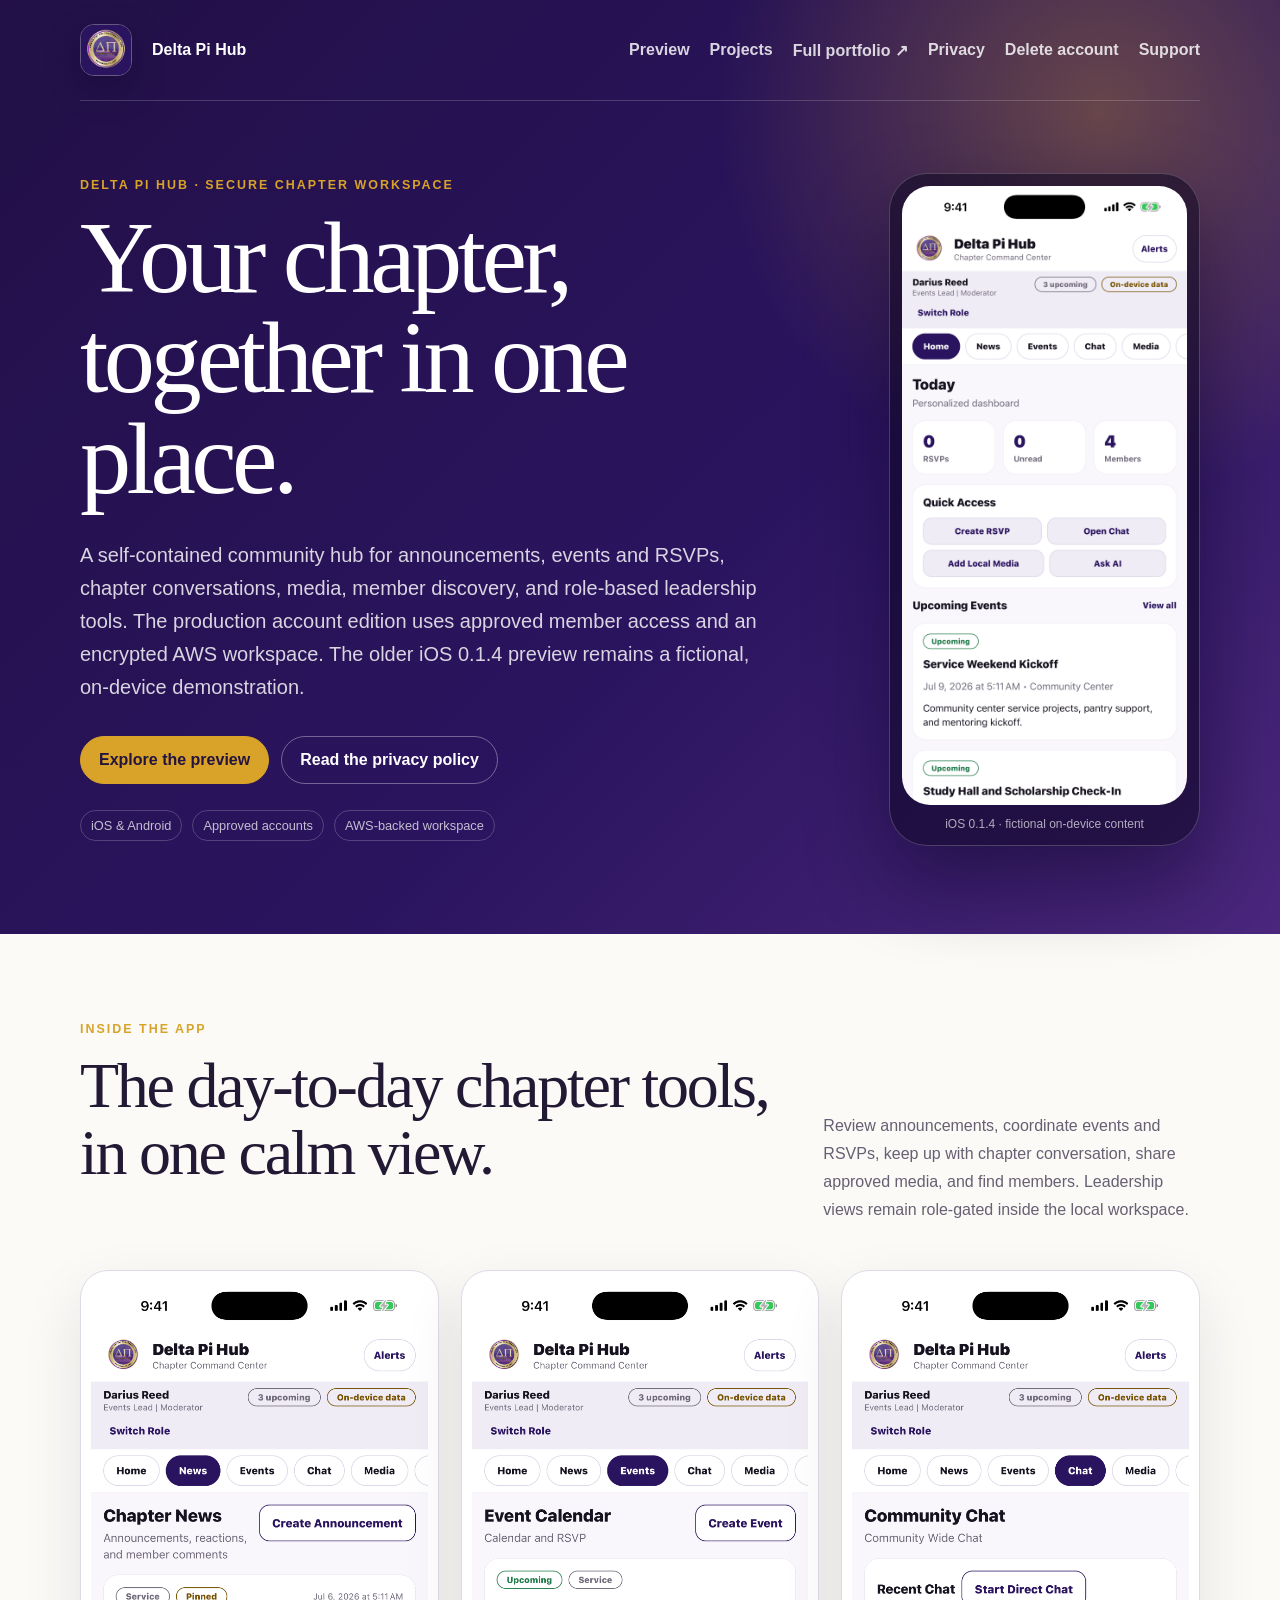
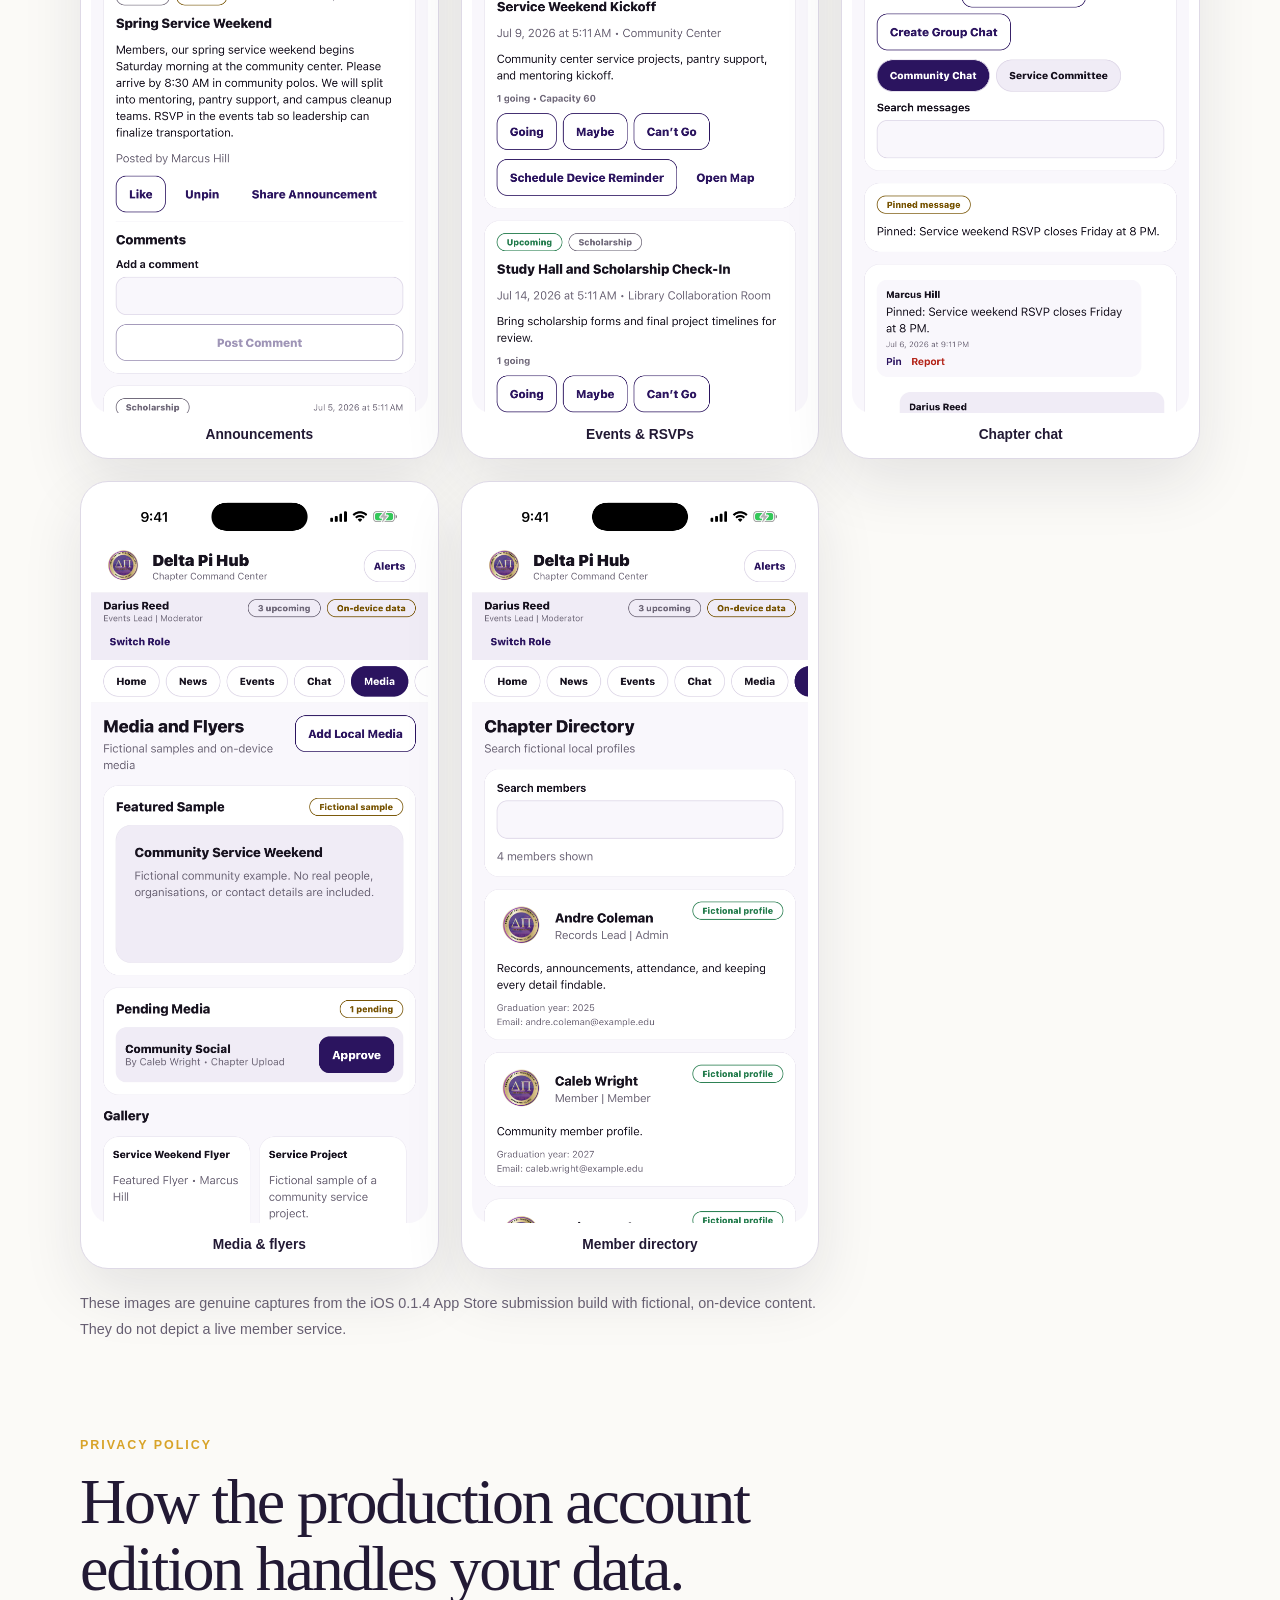
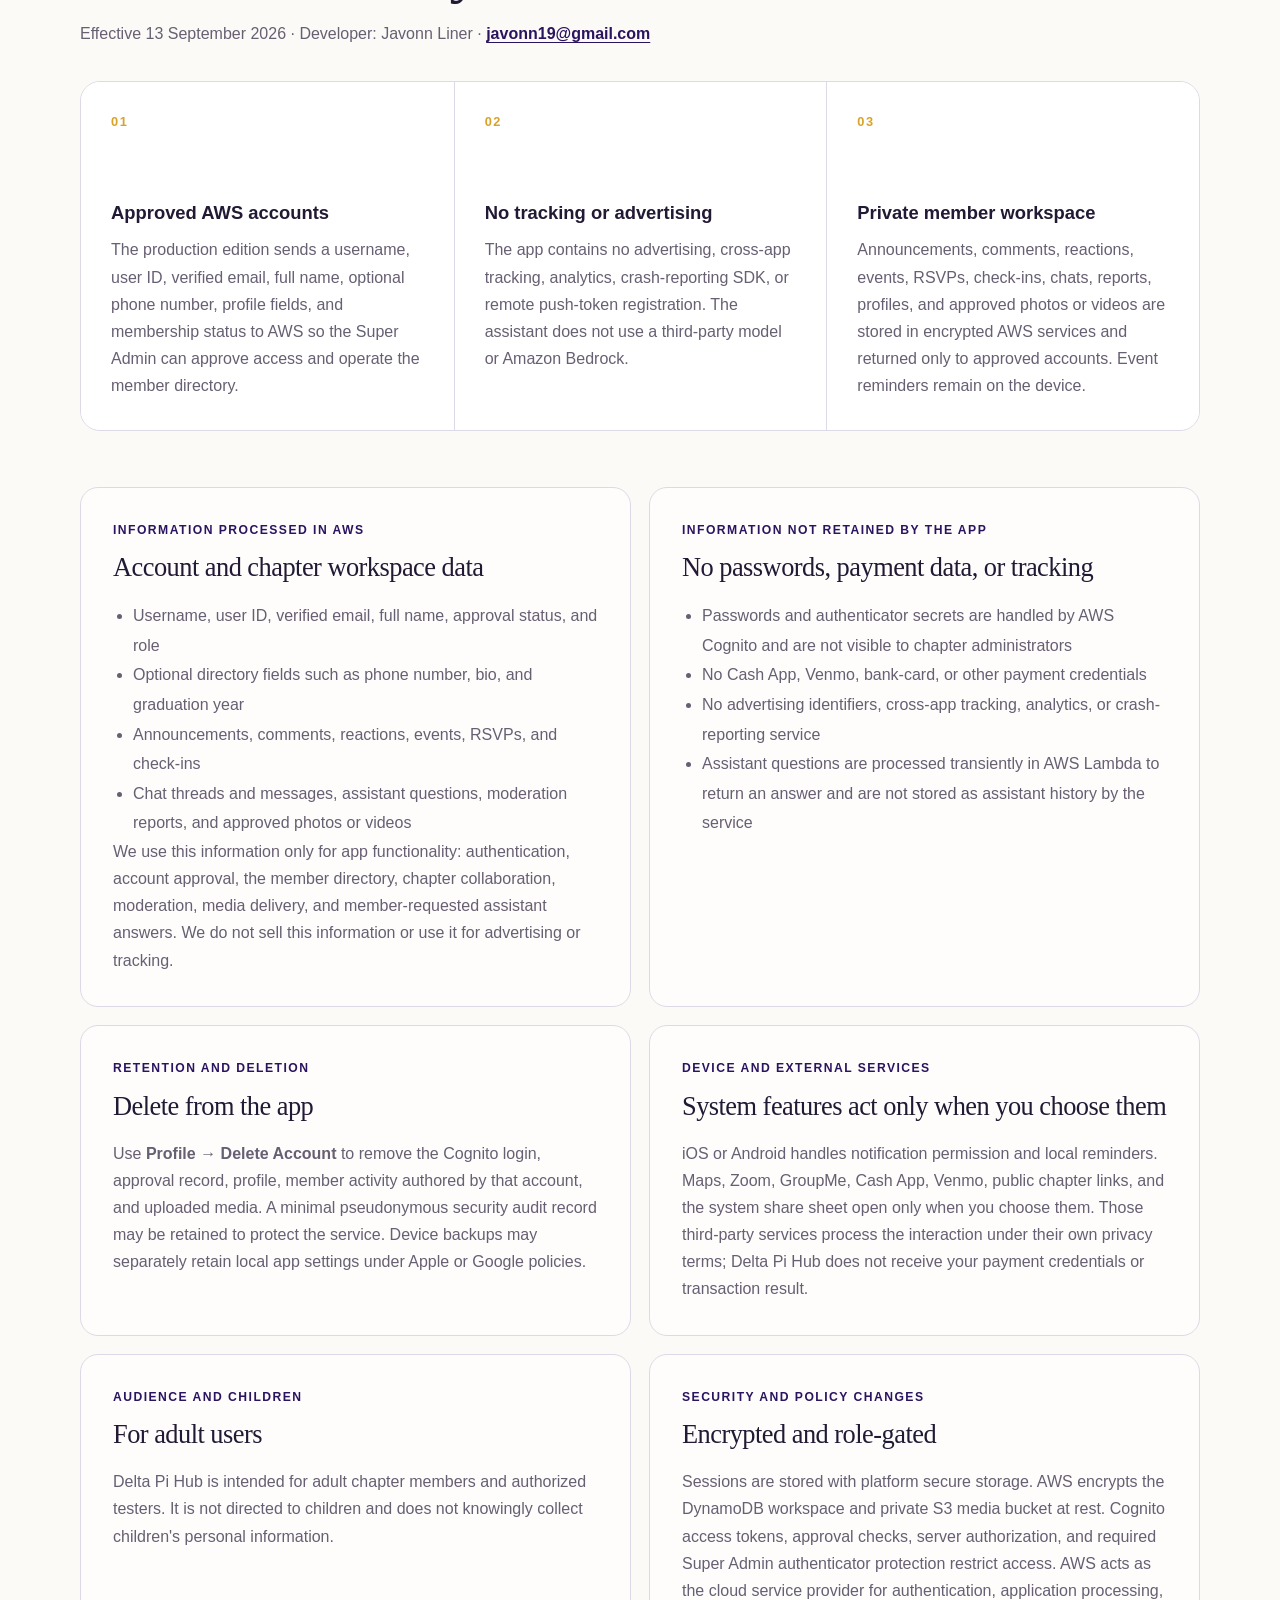
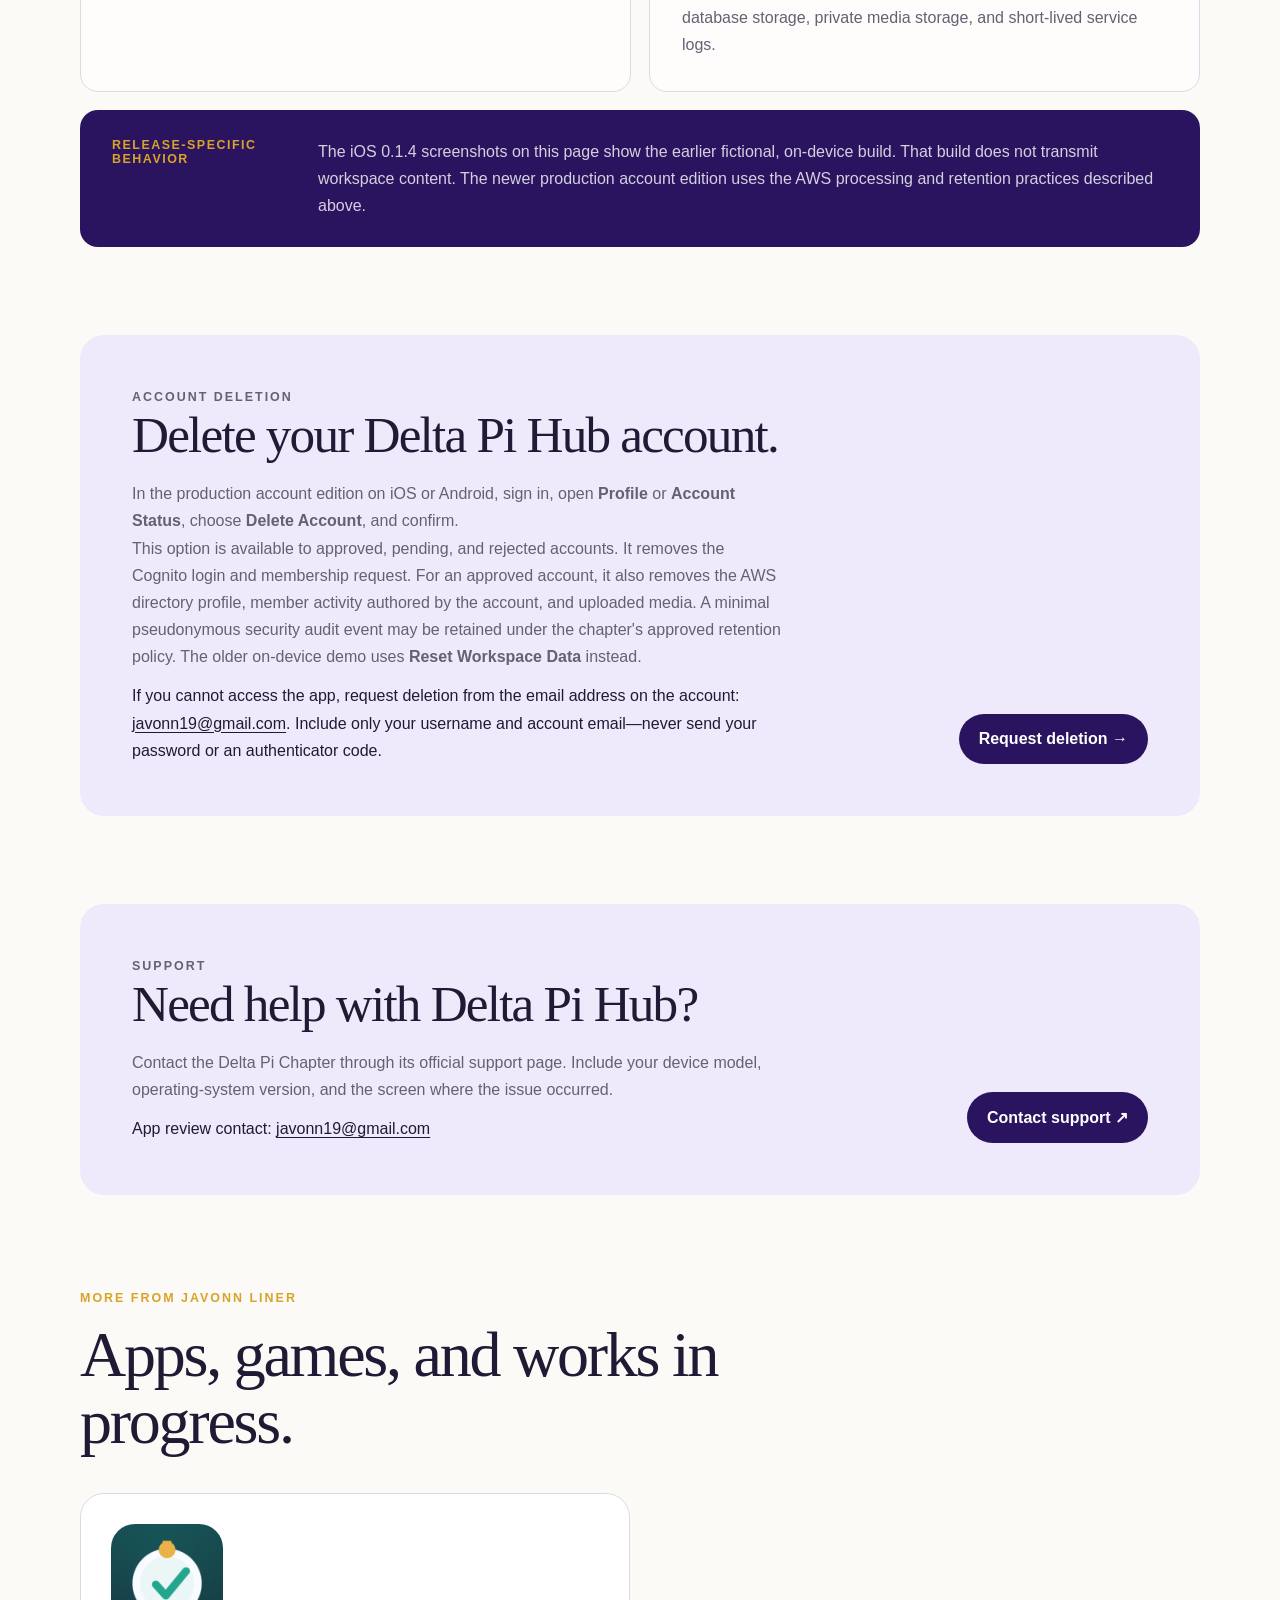
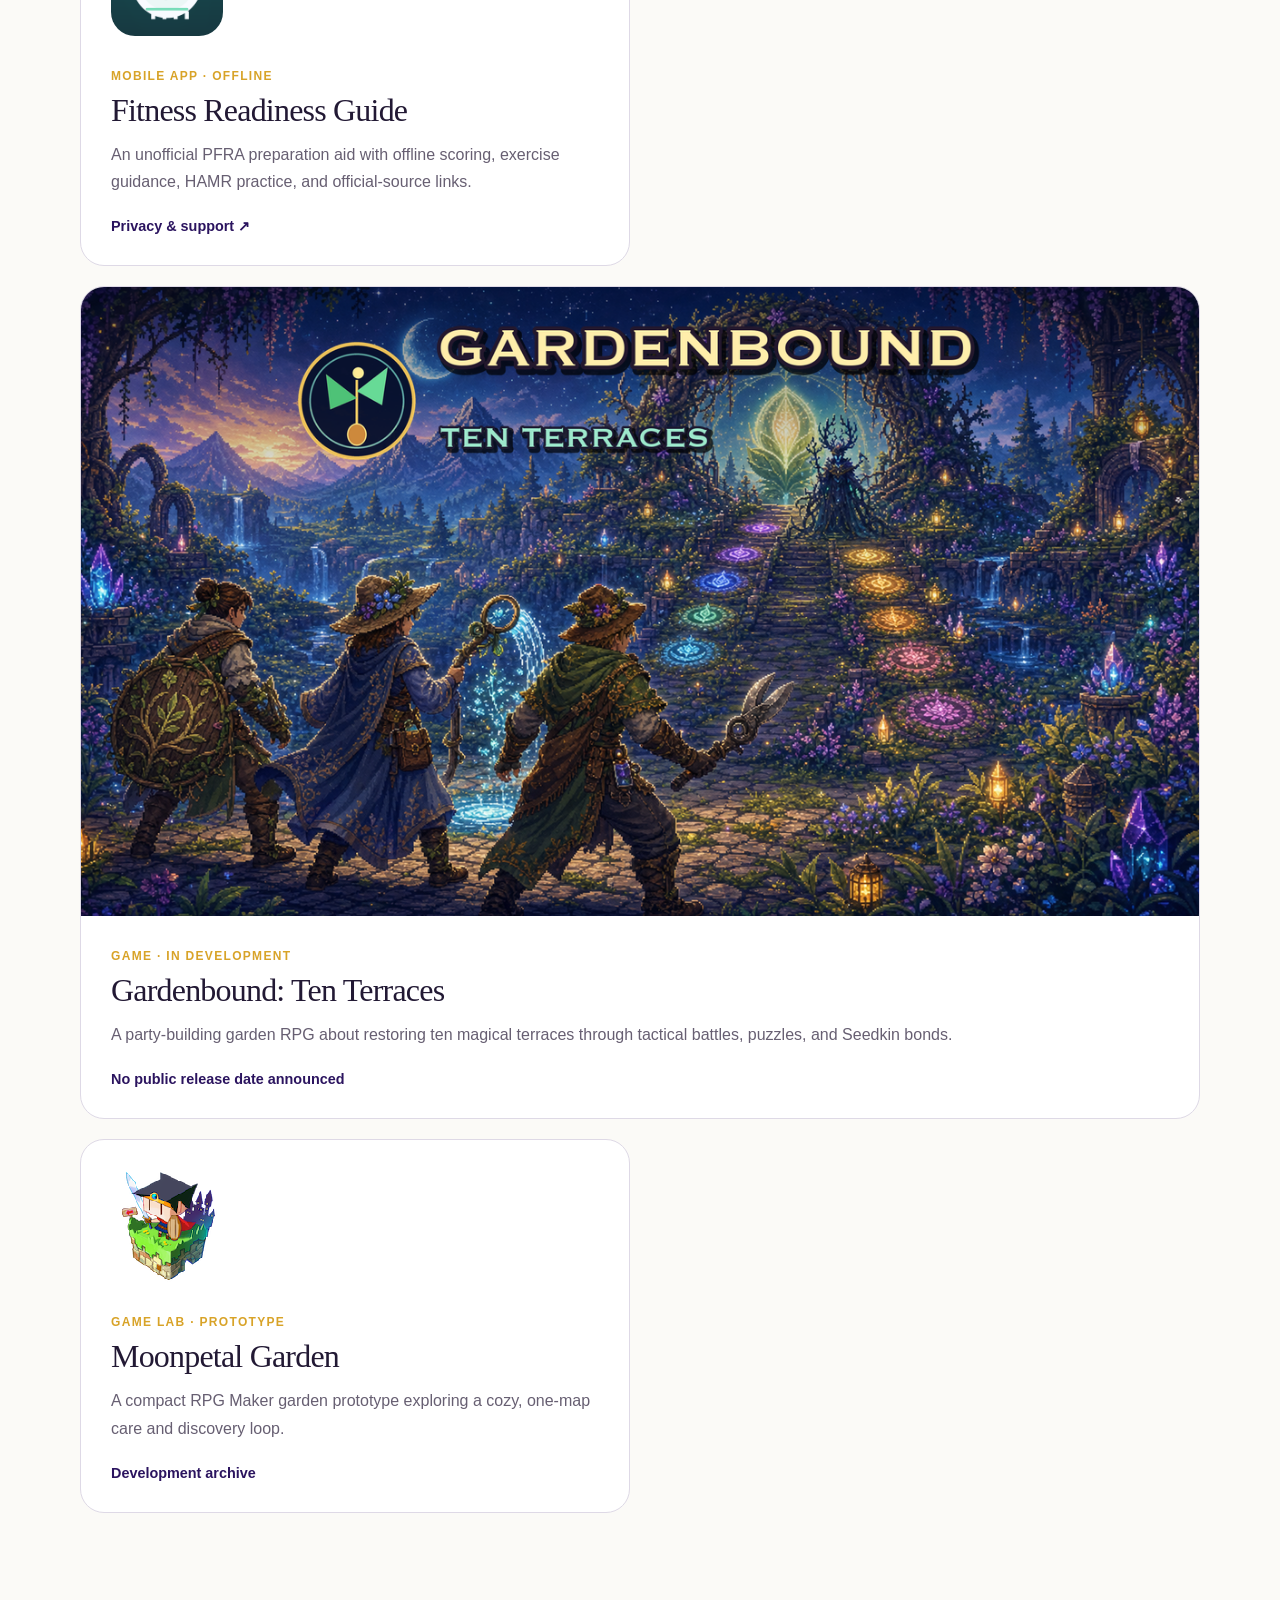
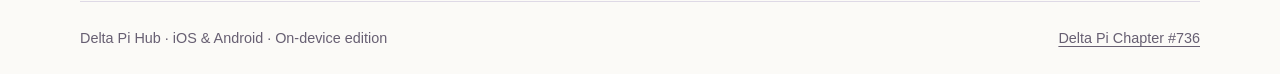
<file: index.html>
<!doctype html>
<html lang="en">
  <head>
    <meta charset="utf-8">
    <meta name="viewport" content="width=device-width, initial-scale=1">
    <meta name="theme-color" content="#2b145f">
    <meta
      name="description"
      content="Delta Pi Hub app information, iOS and Android privacy policy, account deletion instructions, support, and related projects by Javonn Liner."
    >
    <title>Delta Pi Hub — App Preview, Privacy, Account Deletion &amp; Support</title>
    <link rel="icon" href="favicon.png" type="image/png">
    <link rel="apple-touch-icon" href="apple-touch-icon.png">
    <link rel="stylesheet" href="styles.css">
  </head>
  <body>
    <a class="skip-link" href="#privacy">Skip to privacy policy</a>

    <main>
      <header class="hero">
        <nav class="nav-shell" aria-label="Page sections">
          <a class="brand" href="#top" aria-label="Delta Pi Hub home">
            <img class="brand-logo" src="assets/delta-pi/icon.png" width="52" height="52" alt="" aria-hidden="true">
            <span>Delta Pi Hub</span>
          </a>
          <div class="nav-links">
            <a href="#gallery">Preview</a>
            <a href="#projects">Projects</a>
            <a href="https://javonn13.github.io/">Full portfolio ↗</a>
            <a href="#privacy">Privacy</a>
            <a href="#delete-account">Delete account</a>
            <a href="#support">Support</a>
          </div>
        </nav>

        <section class="hero-copy" id="top" aria-labelledby="page-title">
          <div class="hero-copy-grid">
            <div>
              <p class="eyebrow">Delta Pi Hub · Secure chapter workspace</p>
              <h1 id="page-title">Your chapter, together in one place.</h1>
              <p class="intro">
                A self-contained community hub for announcements, events and
                RSVPs, chapter conversations, media, member discovery, and
                role-based leadership tools. The production account edition uses
                approved member access and an encrypted AWS workspace. The older
                iOS 0.1.4 preview remains a fictional, on-device demonstration.
              </p>
              <div class="hero-actions">
                <a class="hero-primary" href="#gallery">Explore the preview</a>
                <a class="hero-secondary" href="#privacy">Read the privacy policy</a>
              </div>
              <div class="status-row" aria-label="Current app status">
                <span>iOS &amp; Android</span>
                <span>Approved accounts</span>
                <span>AWS-backed workspace</span>
              </div>
            </div>
            <figure class="hero-device" id="gallery">
              <img src="assets/delta-pi/01-home.png" alt="Delta Pi Hub iOS home dashboard showing fictional on-device content">
              <figcaption>iOS 0.1.4 · fictional on-device content</figcaption>
            </figure>
          </div>
        </section>
      </header>

      <div class="content-shell">
        <section class="product-story" aria-labelledby="story-title">
          <div class="section-heading-row">
            <div>
              <p class="section-label">Inside the app</p>
              <h2 id="story-title">The day-to-day chapter tools, in one calm view.</h2>
            </div>
            <p class="section-summary">
              Review announcements, coordinate events and RSVPs, keep up with
              chapter conversation, share approved media, and find members.
              Leadership views remain role-gated inside the local workspace.
            </p>
          </div>

          <div class="screenshot-gallery" aria-label="Delta Pi Hub iOS 0.1.4 screenshots">
            <figure>
              <img src="assets/delta-pi/02-news.png" alt="Delta Pi Hub iOS announcements screen with fictional content">
              <figcaption>Announcements</figcaption>
            </figure>
            <figure>
              <img src="assets/delta-pi/03-events.png" alt="Delta Pi Hub iOS event and RSVP screen with fictional content">
              <figcaption>Events &amp; RSVPs</figcaption>
            </figure>
            <figure>
              <img src="assets/delta-pi/04-chat.png" alt="Delta Pi Hub iOS chapter conversation screen with fictional content">
              <figcaption>Chapter chat</figcaption>
            </figure>
            <figure>
              <img src="assets/delta-pi/05-media.png" alt="Delta Pi Hub iOS media screen with fictional content">
              <figcaption>Media &amp; flyers</figcaption>
            </figure>
            <figure>
              <img src="assets/delta-pi/06-directory.png" alt="Delta Pi Hub iOS member directory screen with fictional profiles">
              <figcaption>Member directory</figcaption>
            </figure>
          </div>

          <p class="demo-disclosure">
            These images are genuine captures from the iOS 0.1.4 App Store
            submission build with fictional, on-device content. They do not
            depict a live member service.
          </p>
        </section>

        <section id="privacy" aria-labelledby="privacy-title" tabindex="-1">
          <p class="section-label">Privacy policy</p>
          <h2 id="privacy-title">How the production account edition handles your data.</h2>
          <p class="policy-effective">
            Effective 13 September 2026 · Developer: Javonn Liner ·
            <a href="mailto:javonn19@gmail.com">javonn19@gmail.com</a>
          </p>

          <div class="card-grid">
            <article class="info-card">
              <span class="card-number" aria-hidden="true">01</span>
              <h3>Approved AWS accounts</h3>
              <p>
                The production edition sends a username, user ID, verified email,
                full name, optional phone number, profile fields, and membership
                status to AWS so the Super Admin can approve access and operate the
                member directory.
              </p>
            </article>

            <article class="info-card">
              <span class="card-number" aria-hidden="true">02</span>
              <h3>No tracking or advertising</h3>
              <p>
                The app contains no advertising, cross-app tracking, analytics,
                crash-reporting SDK, or remote push-token registration. The
                assistant does not use a third-party model or Amazon Bedrock.
              </p>
            </article>

            <article class="info-card">
              <span class="card-number" aria-hidden="true">03</span>
              <h3>Private member workspace</h3>
              <p>
                Announcements, comments, reactions, events, RSVPs, check-ins, chats,
                reports, profiles, and approved photos or videos are stored in
                encrypted AWS services and returned only to approved accounts.
                Event reminders remain on the device.
              </p>
            </article>
          </div>

          <div class="policy-details">
            <article>
              <p class="detail-kicker">Information processed in AWS</p>
              <h3>Account and chapter workspace data</h3>
              <ul>
                <li>Username, user ID, verified email, full name, approval status, and role</li>
                <li>Optional directory fields such as phone number, bio, and graduation year</li>
                <li>Announcements, comments, reactions, events, RSVPs, and check-ins</li>
                <li>Chat threads and messages, assistant questions, moderation reports, and approved photos or videos</li>
              </ul>
              <p>
                We use this information only for app functionality: authentication,
                account approval, the member directory, chapter collaboration,
                moderation, media delivery, and member-requested assistant answers.
                We do not sell this information or use it for advertising or tracking.
              </p>
            </article>

            <article>
              <p class="detail-kicker">Information not retained by the app</p>
              <h3>No passwords, payment data, or tracking</h3>
              <ul>
                <li>Passwords and authenticator secrets are handled by AWS Cognito and are not visible to chapter administrators</li>
                <li>No Cash App, Venmo, bank-card, or other payment credentials</li>
                <li>No advertising identifiers, cross-app tracking, analytics, or crash-reporting service</li>
                <li>Assistant questions are processed transiently in AWS Lambda to return an answer and are not stored as assistant history by the service</li>
              </ul>
            </article>

            <article>
              <p class="detail-kicker">Retention and deletion</p>
              <h3>Delete from the app</h3>
              <p>
                Use <strong>Profile → Delete Account</strong> to remove the Cognito
                login, approval record, profile, member activity authored by that
                account, and uploaded media. A minimal pseudonymous security audit
                record may be retained to protect the service. Device backups may
                separately retain local app settings under Apple or Google policies.
              </p>
            </article>

            <article>
              <p class="detail-kicker">Device and external services</p>
              <h3>System features act only when you choose them</h3>
              <p>
                iOS or Android handles notification permission and local reminders.
                Maps, Zoom, GroupMe, Cash App, Venmo, public chapter links, and the
                system share sheet open only when you choose them. Those third-party
                services process the interaction under their own privacy terms; Delta
                Pi Hub does not receive your payment credentials or transaction result.
              </p>
            </article>

            <article>
              <p class="detail-kicker">Audience and children</p>
              <h3>For adult users</h3>
              <p>
                Delta Pi Hub is intended for adult chapter members and authorized
                testers. It is not directed to children and does not knowingly
                collect children&apos;s personal information.
              </p>
            </article>

            <article>
              <p class="detail-kicker">Security and policy changes</p>
              <h3>Encrypted and role-gated</h3>
              <p>
                Sessions are stored with platform secure storage. AWS encrypts the
                DynamoDB workspace and private S3 media bucket at rest. Cognito
                access tokens, approval checks, server authorization, and required
                Super Admin authenticator protection restrict access. AWS acts as
                the cloud service provider for authentication, application processing,
                database storage, private media storage, and short-lived service logs.
              </p>
            </article>
          </div>

          <aside class="future-notice" aria-label="Future service notice">
            <span>Release-specific behavior</span>
            <p>
              The iOS 0.1.4 screenshots on this page show the earlier fictional,
              on-device build. That build does not transmit workspace content.
              The newer production account edition uses the AWS processing and
              retention practices described above.
            </p>
          </aside>
        </section>

        <section class="support-panel" id="delete-account" aria-labelledby="delete-account-title" tabindex="-1">
          <div>
            <p class="section-label">Account deletion</p>
            <h2 id="delete-account-title">Delete your Delta Pi Hub account.</h2>
            <p>
              In the production account edition on iOS or Android, sign in, open
              <strong>Profile</strong> or <strong>Account Status</strong>, choose
              <strong>Delete Account</strong>, and confirm.
            </p>
            <p>
              This option is available to approved, pending, and rejected accounts.
              It removes the Cognito login and membership request. For an approved
              account, it also removes the AWS directory profile, member activity
              authored by the account, and uploaded media. A minimal pseudonymous
              security audit event may be retained under the chapter&apos;s approved
              retention policy. The older on-device demo uses
              <strong>Reset Workspace Data</strong> instead.
            </p>
            <p class="support-email">
              If you cannot access the app, request deletion from the email
              address on the account:
              <a href="mailto:javonn19@gmail.com?subject=Delta%20Pi%20Hub%20account%20deletion%20request">javonn19@gmail.com</a>.
              Include only your username and account email—never send your
              password or an authenticator code.
            </p>
          </div>
          <a class="primary-link" href="mailto:javonn19@gmail.com?subject=Delta%20Pi%20Hub%20account%20deletion%20request">
            Request deletion <span aria-hidden="true">→</span>
          </a>
        </section>

        <section class="support-panel" id="support" aria-labelledby="support-title" tabindex="-1">
          <div>
            <p class="section-label">Support</p>
            <h2 id="support-title">Need help with Delta Pi Hub?</h2>
            <p>
              Contact the Delta Pi Chapter through its official support page.
              Include your device model, operating-system version, and the
              screen where the issue occurred.
            </p>
            <p class="support-email">
              App review contact:
              <a href="mailto:javonn19@gmail.com">javonn19@gmail.com</a>
            </p>
          </div>
          <a class="primary-link" href="https://deltapi736.org/contact-us">
            Contact support <span aria-hidden="true">↗</span>
          </a>
        </section>

        <section class="projects-section" id="projects" aria-labelledby="projects-title">
          <p class="section-label">More from Javonn Liner</p>
          <h2 id="projects-title">Apps, games, and works in progress.</h2>
          <div class="project-grid">
            <article class="project-card fitness-card">
              <img class="project-icon" src="assets/fitness/icon.png" alt="Fitness Readiness Guide app icon">
              <div>
                <span class="project-status">Mobile app · Offline</span>
                <h3>Fitness Readiness Guide</h3>
                <p>
                  An unofficial PFRA preparation aid with offline scoring,
                  exercise guidance, HAMR practice, and official-source links.
                </p>
                <a href="https://javonn13.github.io/fitness-readiness-guide-privacy/">
                  Privacy &amp; support <span aria-hidden="true">↗</span>
                </a>
              </div>
            </article>

            <article class="project-card gardenbound-card">
              <img class="project-wide-image" src="assets/gardenbound/capsule.png" alt="Gardenbound: Ten Terraces key art">
              <div>
                <span class="project-status">Game · In development</span>
                <h3>Gardenbound: Ten Terraces</h3>
                <p>
                  A party-building garden RPG about restoring ten magical
                  terraces through tactical battles, puzzles, and Seedkin bonds.
                </p>
                <span class="quiet-link">No public release date announced</span>
              </div>
            </article>

            <article class="project-card moonpetal-card">
              <img class="project-icon pixel-icon" src="assets/moonpetal/icon.png" alt="Moonpetal Garden prototype icon">
              <div>
                <span class="project-status">Game lab · Prototype</span>
                <h3>Moonpetal Garden</h3>
                <p>
                  A compact RPG Maker garden prototype exploring a cozy,
                  one-map care and discovery loop.
                </p>
                <span class="quiet-link">Development archive</span>
              </div>
            </article>
          </div>
        </section>
      </div>
    </main>

    <footer>
      <span>Delta Pi Hub · iOS &amp; Android · On-device edition</span>
      <a href="https://deltapi736.org/">Delta Pi Chapter #736</a>
    </footer>
  </body>
</html>
</file>
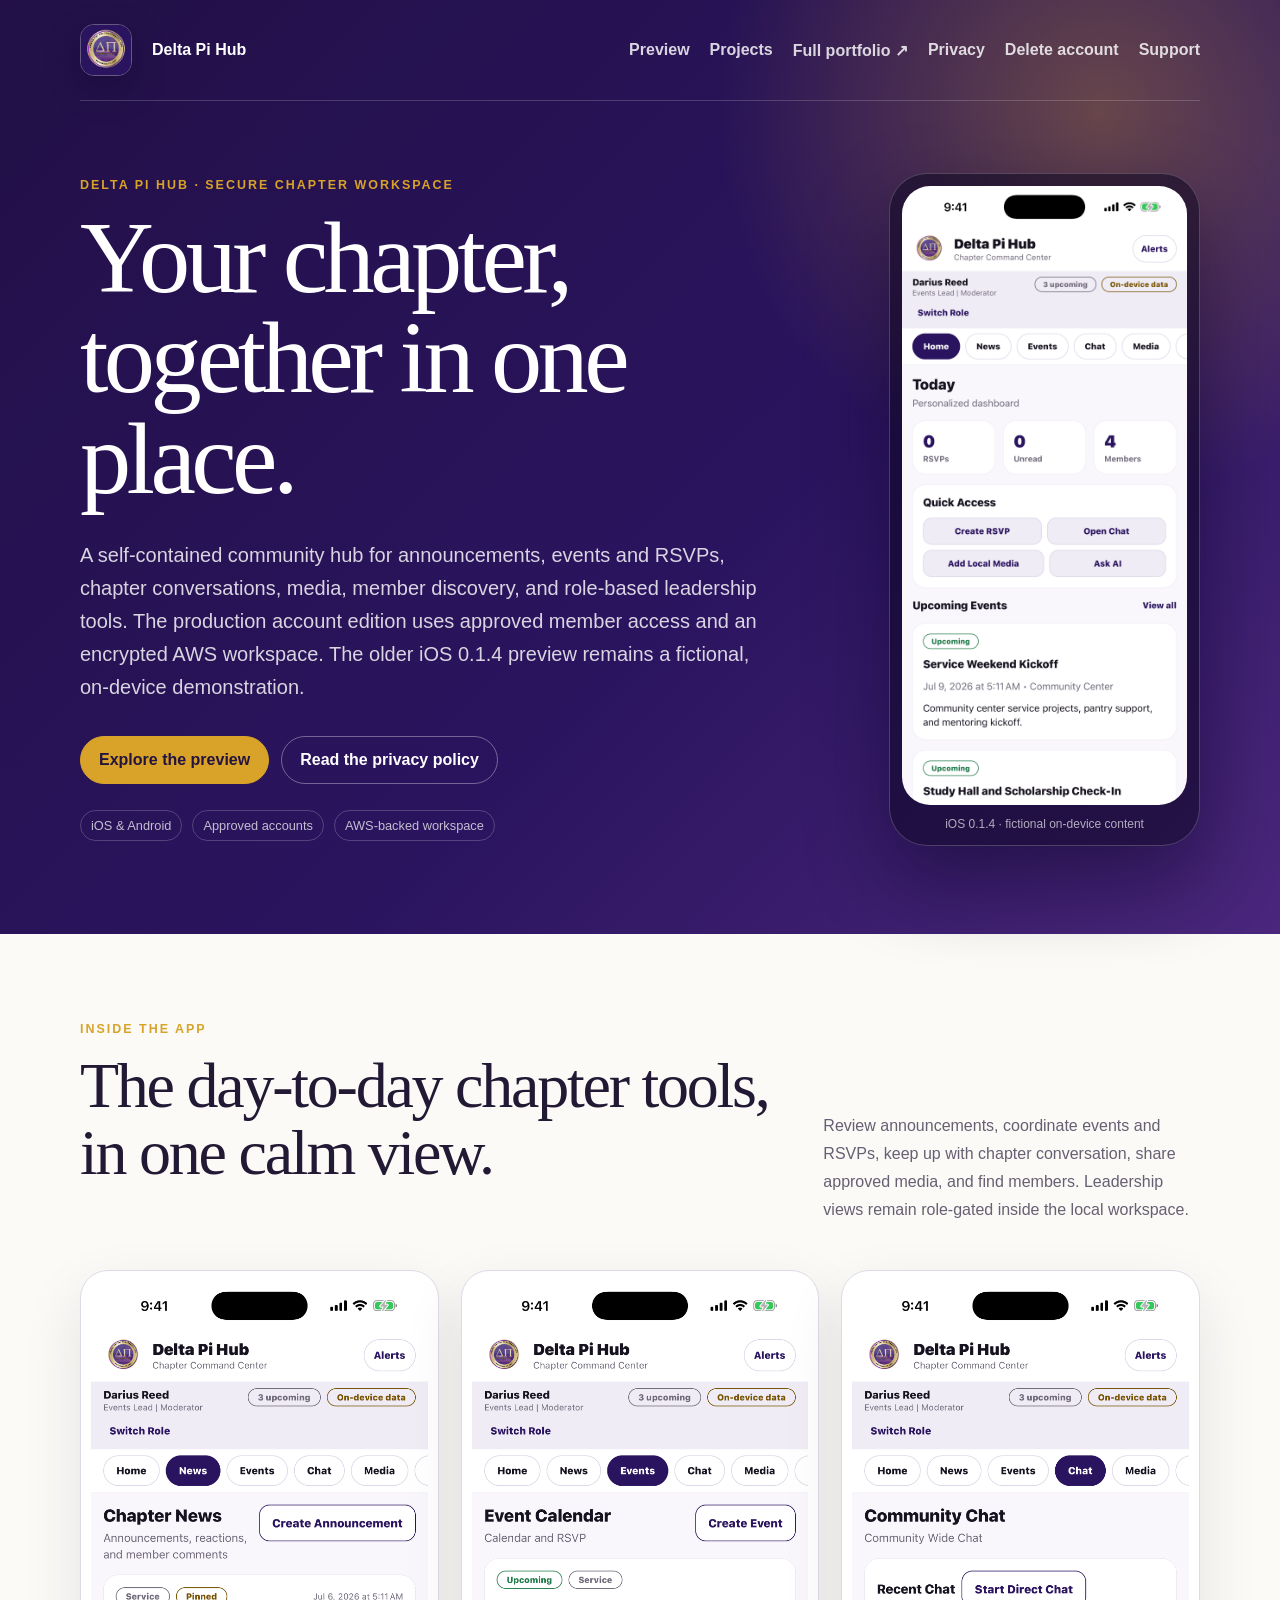
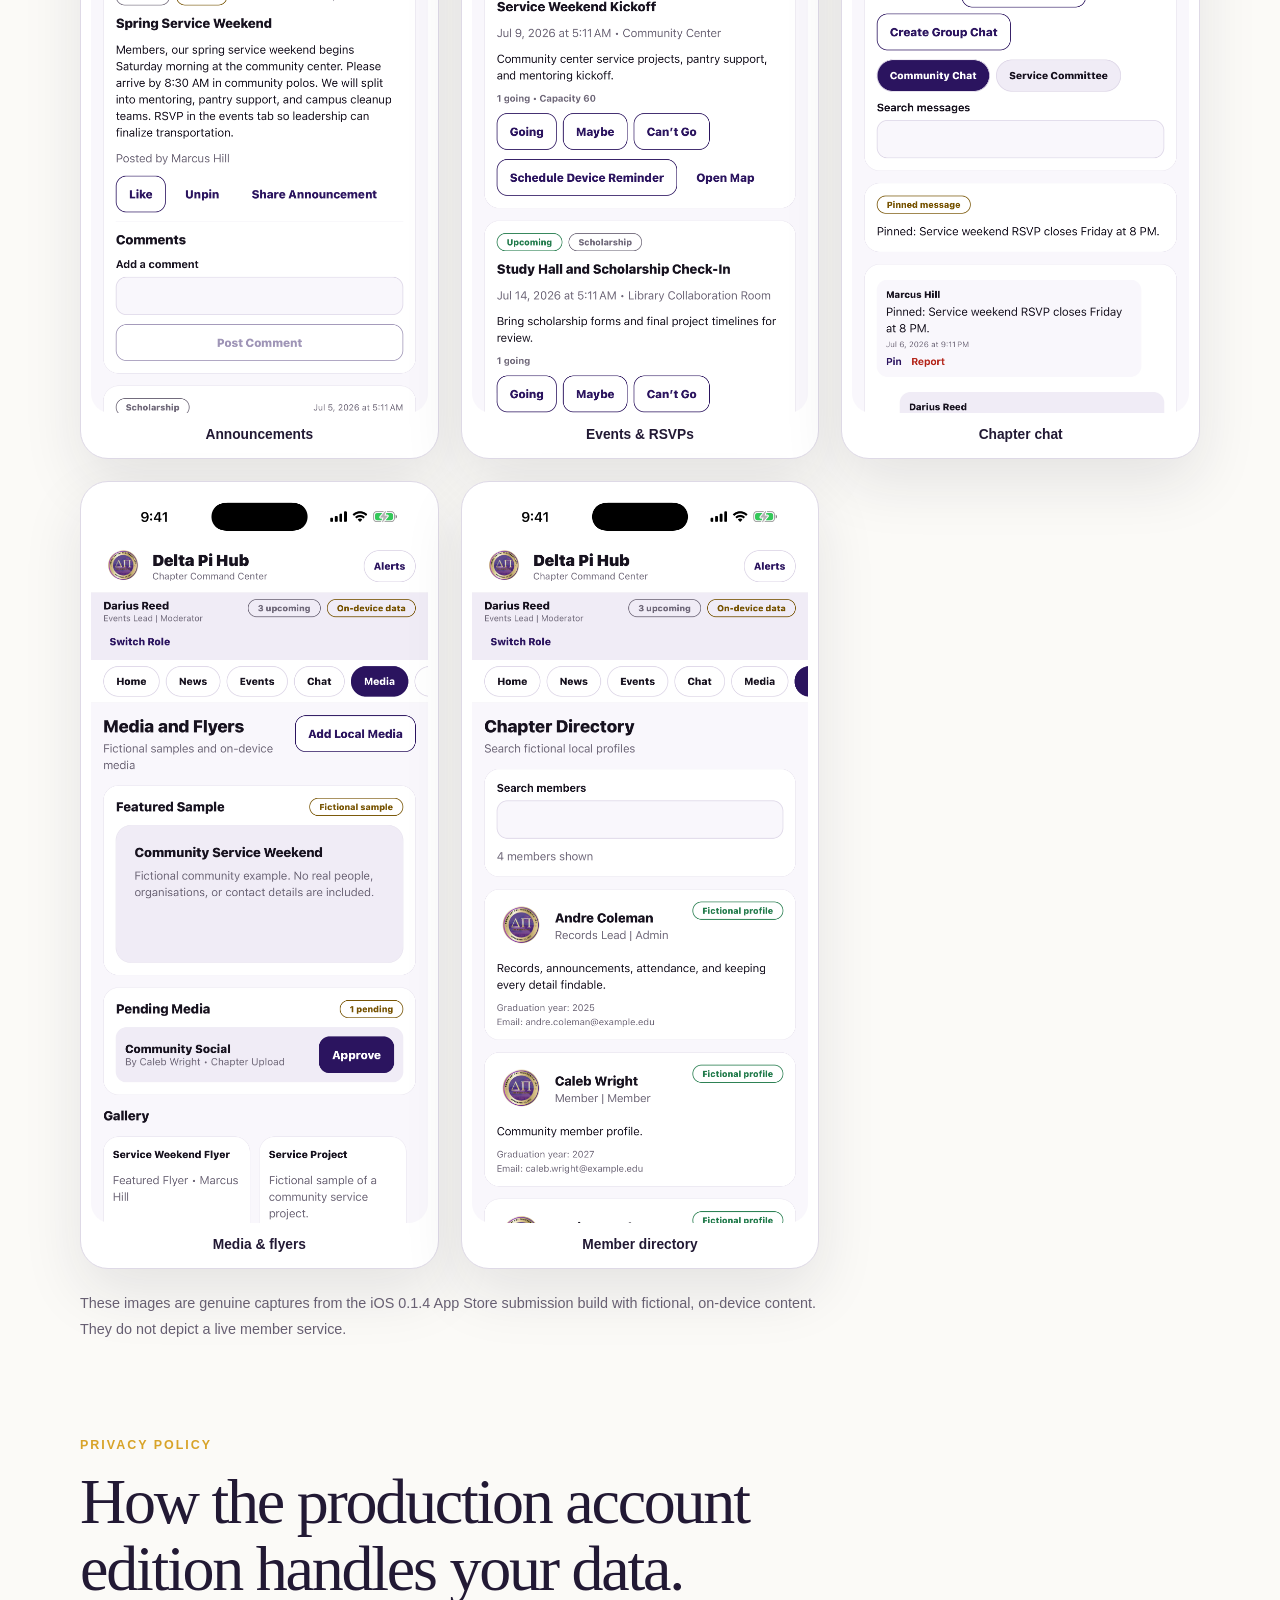
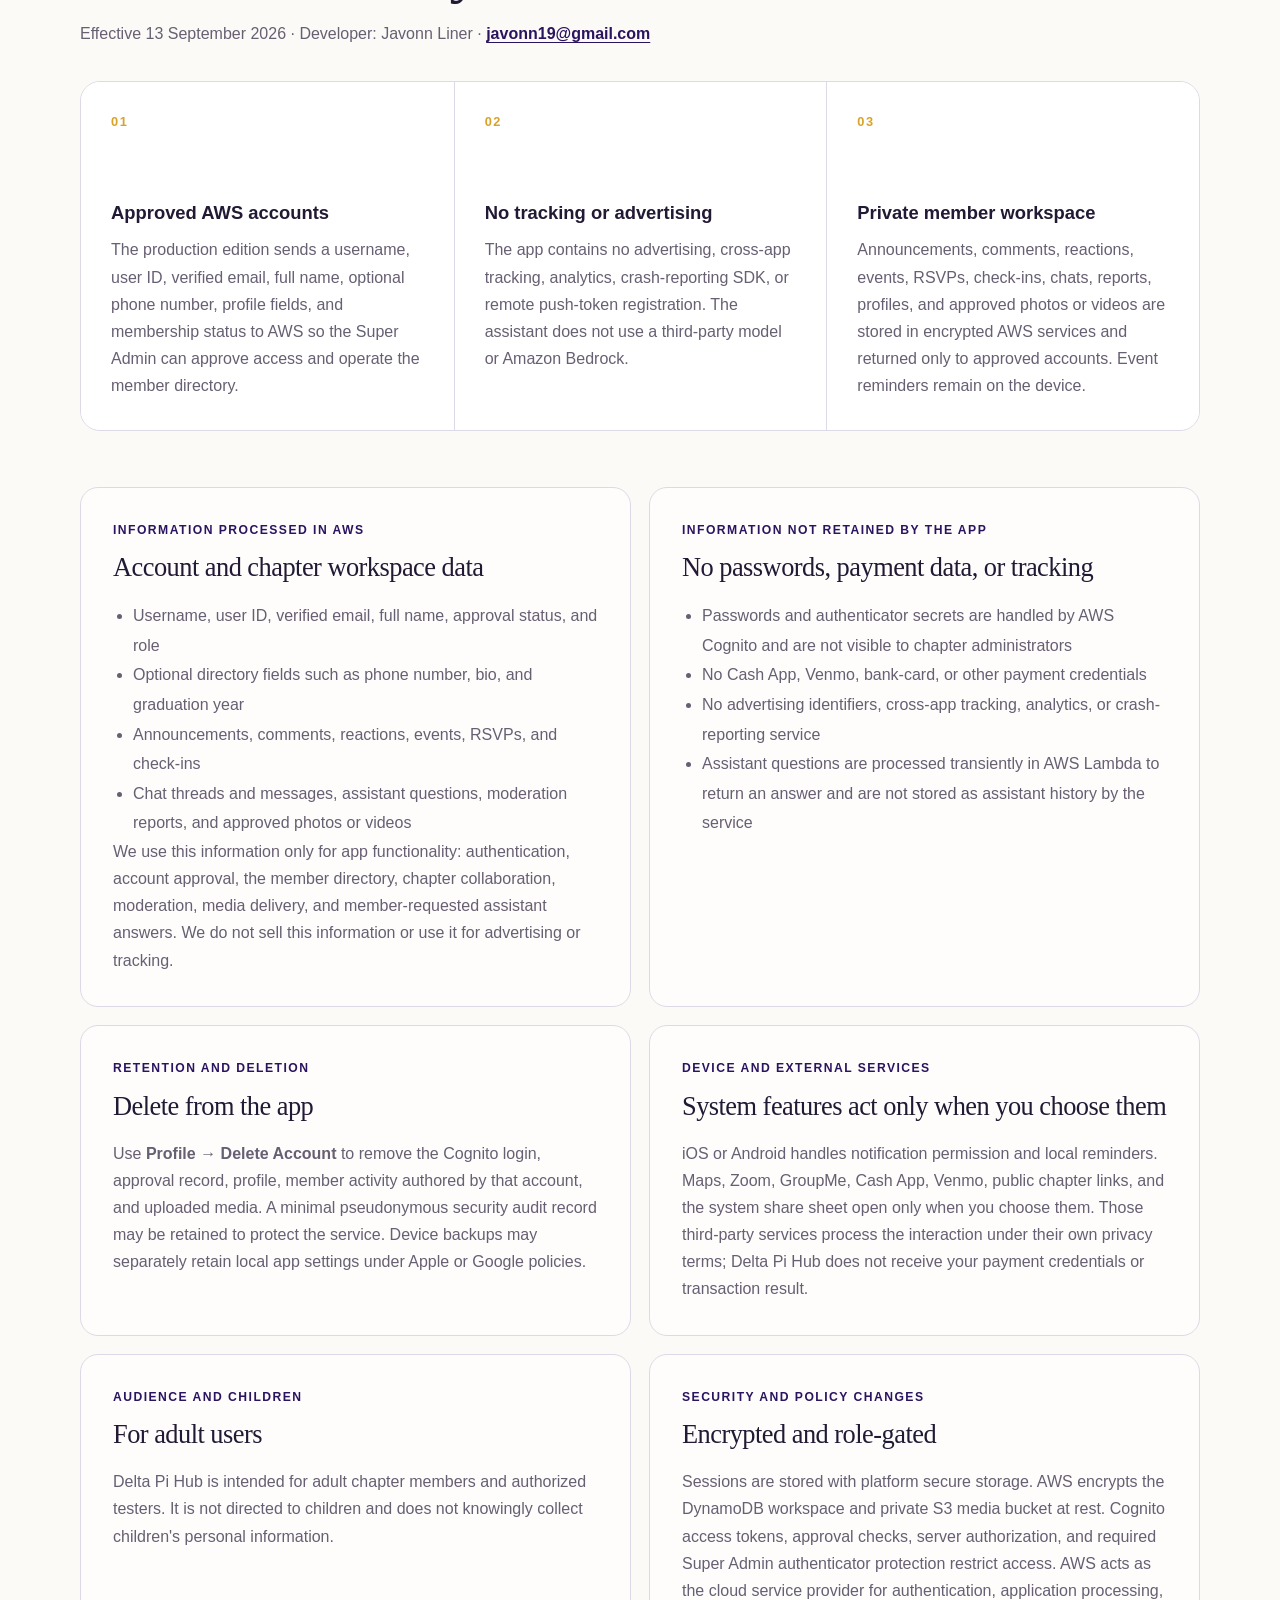
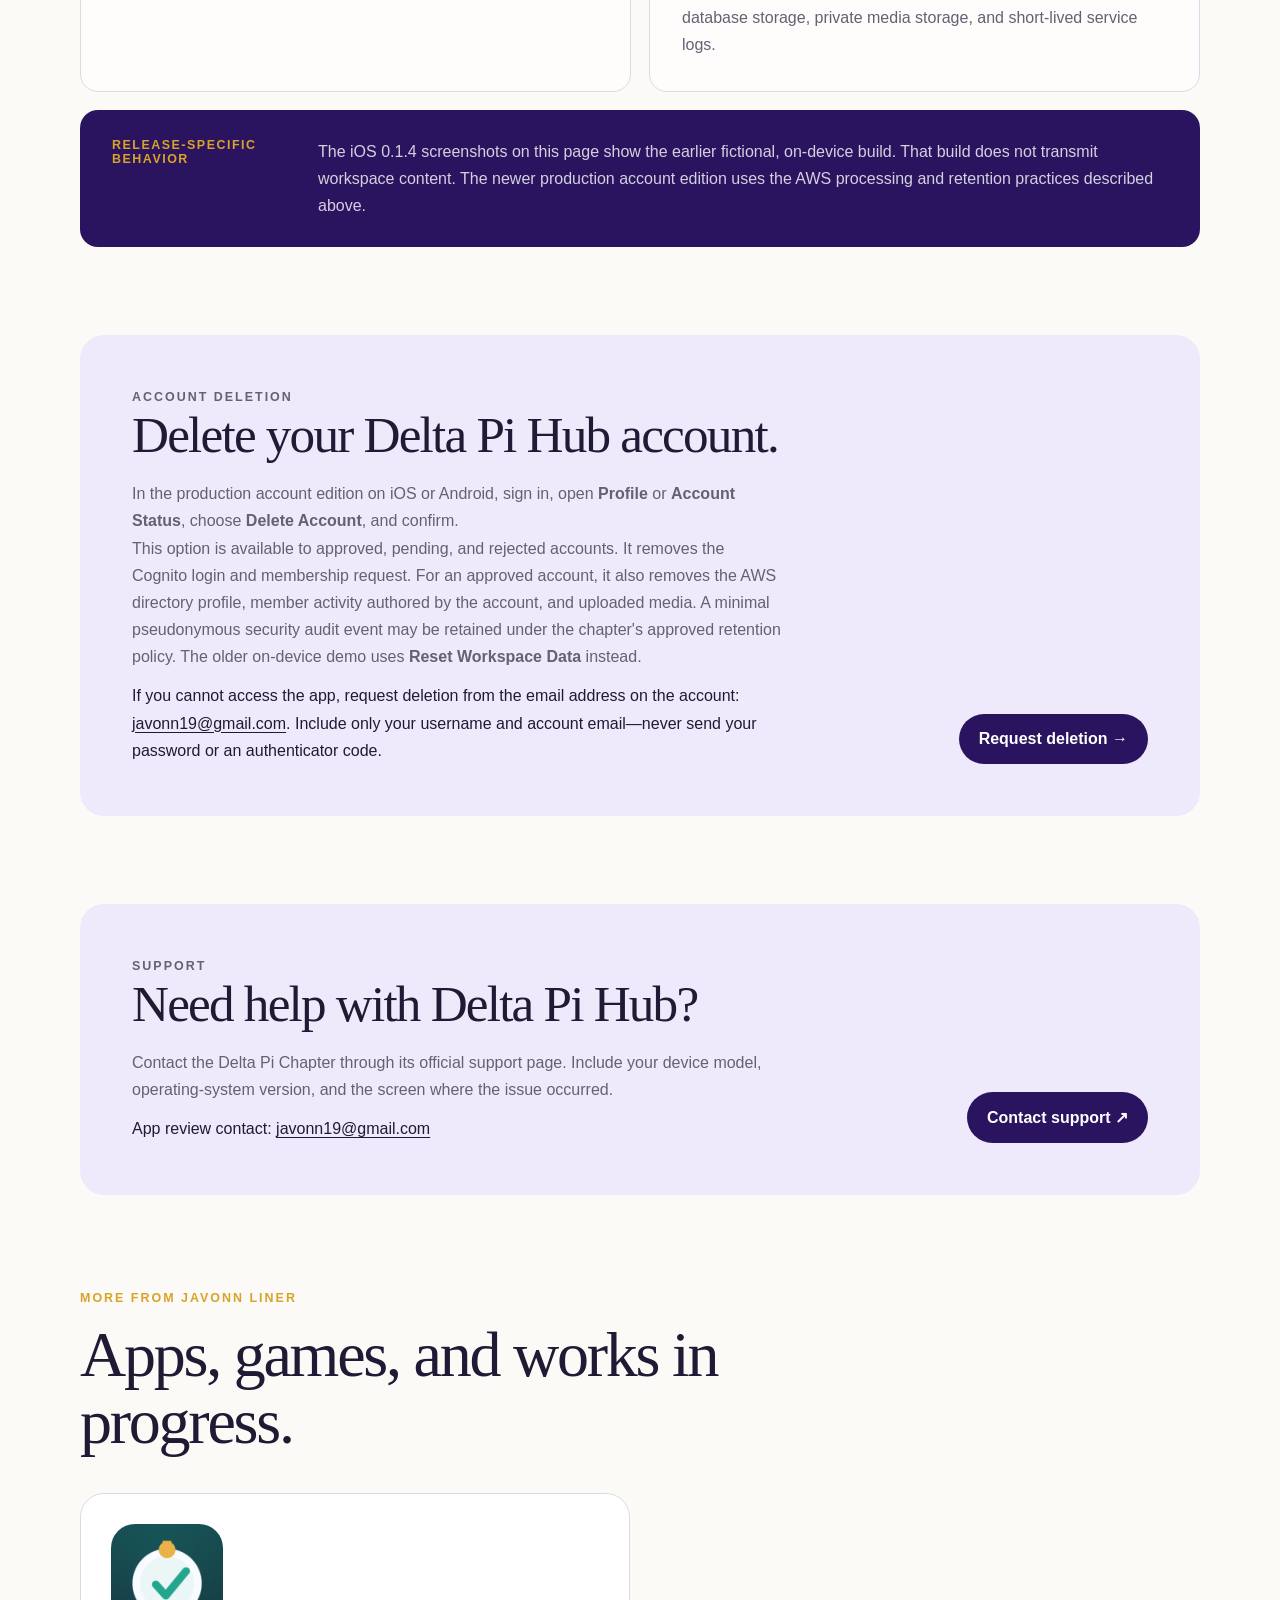
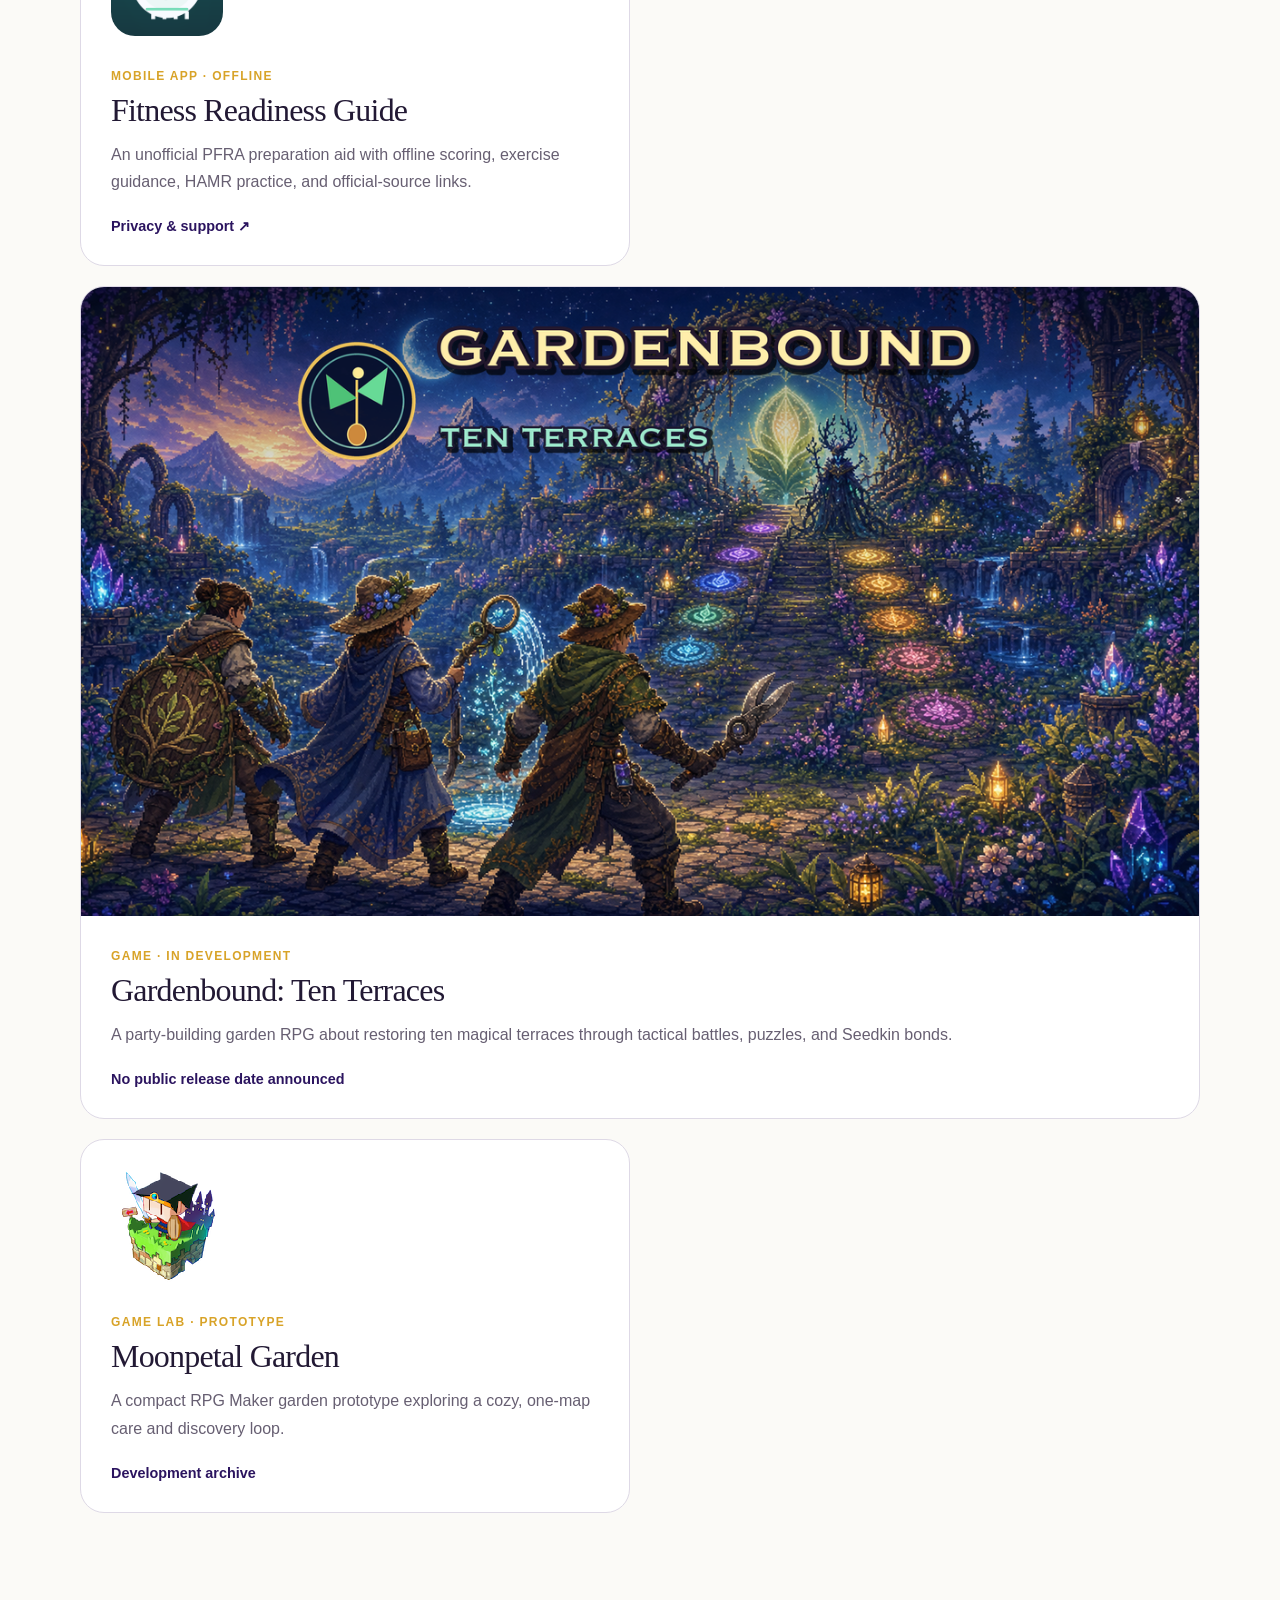
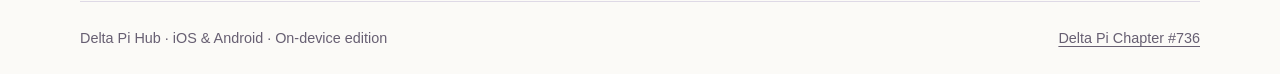
<file: portfolio/index.html>
<!doctype html>
<html lang="en">
  <head>
    <meta charset="utf-8">
    <meta name="viewport" content="width=device-width, initial-scale=1">
    <meta name="robots" content="noindex,follow">
    <meta name="theme-color" content="#142f35">
    <title>Javonn Liner Portfolio — New Address</title>
    <link rel="canonical" href="https://javonn13.github.io/">
    <script>
      window.location.replace(`https://javonn13.github.io/${window.location.hash}`);
    </script>
    <style>
      :root {
        color-scheme: light;
        font-family: system-ui, -apple-system, BlinkMacSystemFont, "Segoe UI", sans-serif;
      }

      body {
        align-items: center;
        background: #f4f8f7;
        color: #142f35;
        display: flex;
        margin: 0;
        min-height: 100vh;
        padding: 1.5rem;
      }

      main {
        margin: 0 auto;
        max-width: 38rem;
      }

      a {
        color: #075e8f;
        font-weight: 700;
      }
    </style>
  </head>
  <body>
    <main>
      <h1>The portfolio has moved</h1>
      <p>
        Javonn Liner's complete apps and games portfolio now has a new home.
      </p>
      <p>
        <a href="https://javonn13.github.io/">Continue to the full portfolio</a>.
      </p>
    </main>
  </body>
</html>
</file>
<file: styles.css>
:root {
  --ink: #221934;
  --muted: #675f72;
  --paper: #fbfaf7;
  --purple: #2b145f;
  --purple-soft: #efeafb;
  --gold: #d8a328;
  --line: #ded9e6;
}

* {
  box-sizing: border-box;
}

html {
  scroll-behavior: smooth;
}

body {
  margin: 0;
  background: var(--paper);
  color: var(--ink);
  font-family: Inter, ui-sans-serif, -apple-system, BlinkMacSystemFont, "Segoe UI", sans-serif;
}

a {
  color: inherit;
  text-decoration: none;
}

a:focus-visible,
[tabindex="-1"]:focus-visible {
  outline: 3px solid var(--gold);
  outline-offset: 4px;
}

.skip-link {
  position: fixed;
  z-index: 10;
  top: 12px;
  left: 12px;
  padding: 12px 16px;
  border-radius: 8px;
  background: white;
  color: var(--purple);
  font-weight: 800;
  transform: translateY(-150%);
}

.skip-link:focus {
  transform: translateY(0);
}

.hero {
  min-height: 35rem;
  color: white;
  background:
    radial-gradient(circle at 86% 12%, rgba(216, 163, 40, 0.35), transparent 24rem),
    linear-gradient(135deg, #221047 0%, var(--purple) 58%, #4a277c 100%);
}

.nav-shell,
.hero-copy,
.content-shell,
footer {
  width: min(1120px, calc(100% - 40px));
  margin-inline: auto;
}

.nav-shell {
  display: flex;
  align-items: center;
  justify-content: space-between;
  padding-block: 24px;
  border-bottom: 1px solid rgba(255, 255, 255, 0.18);
}

.brand,
.nav-links {
  display: flex;
  align-items: center;
  gap: 20px;
  font-weight: 700;
}

.brand-logo {
  width: 52px;
  height: 52px;
  border: 1px solid rgba(255, 255, 255, 0.3);
  border-radius: 14px;
  box-shadow: 0 12px 34px rgba(11, 4, 28, 0.3);
}

.nav-links a {
  color: rgba(255, 255, 255, 0.82);
}

.hero-copy {
  padding: 72px 0 88px;
}

.hero-copy-grid {
  display: grid;
  grid-template-columns: minmax(0, 1.25fr) minmax(280px, 0.55fr);
  gap: clamp(48px, 8vw, 104px);
  align-items: center;
}

.eyebrow,
.section-label {
  margin: 0 0 16px;
  color: var(--gold);
  font-size: 0.78rem;
  font-weight: 800;
  letter-spacing: 0.16em;
  text-transform: uppercase;
}

h1 {
  max-width: 820px;
  margin: 0;
  font-family: Georgia, "Times New Roman", serif;
  font-size: clamp(3.25rem, 8vw, 6.5rem);
  font-weight: 500;
  letter-spacing: -0.045em;
  line-height: 0.98;
}

.intro {
  max-width: 680px;
  margin: 30px 0 0;
  color: rgba(255, 255, 255, 0.82);
  font-size: 1.25rem;
  line-height: 1.65;
}

.updated {
  margin-top: 26px;
  color: rgba(255, 255, 255, 0.58);
  font-size: 0.92rem;
}

.hero-actions {
  display: flex;
  flex-wrap: wrap;
  gap: 12px;
  margin-top: 32px;
}

.hero-primary,
.hero-secondary {
  padding: 14px 18px;
  border: 1px solid rgba(255, 255, 255, 0.35);
  border-radius: 999px;
  font-weight: 800;
}

.hero-primary {
  border-color: var(--gold);
  background: var(--gold);
  color: #24143f;
}

.hero-secondary {
  color: white;
}

.status-row {
  display: flex;
  flex-wrap: wrap;
  gap: 10px;
  margin-top: 26px;
}

.status-row span {
  padding: 7px 10px;
  border: 1px solid rgba(255, 255, 255, 0.2);
  border-radius: 999px;
  color: rgba(255, 255, 255, 0.72);
  font-size: 0.8rem;
}

.hero-device {
  width: min(100%, 330px);
  margin: 0 auto;
  padding: 12px;
  border: 1px solid rgba(255, 255, 255, 0.2);
  border-radius: 38px;
  background: rgba(12, 5, 31, 0.55);
  box-shadow: 0 34px 80px rgba(13, 4, 36, 0.48);
}

.hero-device img {
  display: block;
  width: 100%;
  height: auto;
  border-radius: 28px;
}

.hero-device figcaption {
  padding: 12px 6px 2px;
  color: rgba(255, 255, 255, 0.65);
  font-size: 0.75rem;
  text-align: center;
}

.content-shell {
  padding-block: 88px;
}

.product-story {
  padding-bottom: 96px;
}

.section-heading-row {
  display: grid;
  grid-template-columns: minmax(0, 1.2fr) minmax(280px, 0.65fr);
  gap: 48px;
  align-items: end;
}

.section-summary,
.demo-disclosure {
  margin: 0;
  color: var(--muted);
  line-height: 1.75;
}

.screenshot-gallery {
  display: grid;
  grid-template-columns: repeat(3, minmax(0, 1fr));
  gap: 22px;
  margin-top: 46px;
}

.screenshot-gallery figure {
  margin: 0;
  padding: 10px 10px 14px;
  border: 1px solid var(--line);
  border-radius: 28px;
  background: white;
  box-shadow: 0 24px 60px rgba(34, 25, 52, 0.1);
}

.screenshot-gallery img {
  display: block;
  width: 100%;
  height: auto;
  border-radius: 20px;
}

.screenshot-gallery figcaption {
  padding: 14px 8px 2px;
  color: var(--ink);
  font-size: 0.86rem;
  font-weight: 800;
  text-align: center;
}

.demo-disclosure {
  max-width: 760px;
  margin-top: 22px;
  font-size: 0.9rem;
}

.content-shell h2 {
  max-width: 760px;
  margin: 0 0 38px;
  font-family: Georgia, "Times New Roman", serif;
  font-size: clamp(2.2rem, 5vw, 4rem);
  font-weight: 500;
  letter-spacing: -0.035em;
  line-height: 1.05;
}

.policy-effective {
  margin: -20px 0 34px;
  color: var(--muted);
  line-height: 1.7;
}

.policy-effective a {
  color: var(--purple);
  font-weight: 800;
  text-decoration: underline;
  text-underline-offset: 3px;
}

.card-grid {
  display: grid;
  grid-template-columns: repeat(3, 1fr);
  border: 1px solid var(--line);
  border-radius: 20px;
  overflow: hidden;
}

.info-card {
  min-height: 270px;
  padding: 30px;
  background: white;
}

.info-card + .info-card {
  border-left: 1px solid var(--line);
}

.card-number {
  color: var(--gold);
  font-size: 0.8rem;
  font-weight: 800;
  letter-spacing: 0.12em;
}

.info-card h3 {
  margin: 72px 0 12px;
  font-size: 1.15rem;
}

.info-card p,
.support-panel p,
.policy-details p {
  margin: 0;
  color: var(--muted);
  line-height: 1.7;
}

.policy-details {
  display: grid;
  grid-template-columns: repeat(2, 1fr);
  gap: 18px;
  margin-top: 56px;
}

.policy-details article {
  padding: 32px;
  border: 1px solid var(--line);
  border-radius: 18px;
  background: rgba(255, 255, 255, 0.7);
}

.policy-details h3 {
  margin: 0 0 18px;
  font-family: Georgia, "Times New Roman", serif;
  font-size: 1.65rem;
  font-weight: 500;
  letter-spacing: -0.02em;
}

.detail-kicker {
  margin-bottom: 12px !important;
  color: var(--purple) !important;
  font-size: 0.76rem;
  font-weight: 800;
  letter-spacing: 0.12em;
  text-transform: uppercase;
}

.policy-details ul {
  margin: 0;
  padding-left: 20px;
  color: var(--muted);
  line-height: 1.85;
}

.future-notice {
  display: grid;
  grid-template-columns: 180px 1fr;
  gap: 26px;
  margin-top: 18px;
  padding: 28px 32px;
  border-radius: 18px;
  background: var(--purple);
  color: white;
}

.future-notice span {
  color: var(--gold);
  font-size: 0.78rem;
  font-weight: 800;
  letter-spacing: 0.12em;
  text-transform: uppercase;
}

.future-notice p {
  margin: 0;
  color: rgba(255, 255, 255, 0.8);
  line-height: 1.7;
}

.support-panel {
  display: flex;
  align-items: end;
  justify-content: space-between;
  gap: 40px;
  margin-top: 88px;
  padding: 52px;
  border-radius: 24px;
  background: var(--purple-soft);
}

.support-panel h2 {
  margin-bottom: 18px;
  font-size: clamp(2rem, 4vw, 3.4rem);
}

.support-panel p {
  max-width: 650px;
}

.support-panel .support-email {
  margin-top: 12px;
  color: var(--ink);
}

.support-email a,
footer a {
  text-decoration: underline;
  text-underline-offset: 3px;
}

.primary-link {
  flex: 0 0 auto;
  padding: 16px 20px;
  border-radius: 999px;
  background: var(--purple);
  color: white;
  font-weight: 800;
  text-decoration: none;
}

.projects-section {
  padding-top: 96px;
}

.project-grid {
  display: grid;
  grid-template-columns: repeat(2, minmax(0, 1fr));
  gap: 20px;
}

.project-card {
  overflow: hidden;
  border: 1px solid var(--line);
  border-radius: 24px;
  background: white;
}

.project-card > div {
  padding: 30px;
}

.project-card h3 {
  margin: 8px 0 12px;
  font-family: Georgia, "Times New Roman", serif;
  font-size: 2rem;
  font-weight: 500;
  letter-spacing: -0.025em;
}

.project-card p {
  margin: 0 0 22px;
  color: var(--muted);
  line-height: 1.7;
}

.project-card a,
.quiet-link {
  color: var(--purple);
  font-size: 0.9rem;
  font-weight: 800;
}

.project-status {
  color: var(--gold);
  font-size: 0.75rem;
  font-weight: 900;
  letter-spacing: 0.11em;
  text-transform: uppercase;
}

.project-icon {
  display: block;
  width: 112px;
  height: 112px;
  margin: 30px 30px 0;
  border-radius: 24px;
  object-fit: cover;
}

.project-wide-image {
  display: block;
  width: 100%;
  aspect-ratio: 16 / 9;
  object-fit: cover;
}

.gardenbound-card {
  grid-column: span 2;
}

.pixel-icon {
  image-rendering: pixelated;
}

footer {
  display: flex;
  justify-content: space-between;
  gap: 24px;
  padding-block: 28px;
  border-top: 1px solid var(--line);
  color: var(--muted);
  font-size: 0.9rem;
}

@media (max-width: 760px) {
  .hero {
    min-height: auto;
  }

  .nav-links {
    width: 100%;
    gap: 12px;
    font-size: 0.9rem;
    justify-content: space-between;
    overflow-x: auto;
  }

  .nav-shell {
    flex-wrap: wrap;
    gap: 18px;
  }

  .hero-copy {
    padding-block: 76px;
  }

  .hero-copy-grid {
    grid-template-columns: 1fr;
  }

  .hero-device {
    width: min(100%, 300px);
  }

  .section-heading-row,
  .screenshot-gallery,
  .project-grid {
    grid-template-columns: 1fr;
  }

  .gardenbound-card {
    grid-column: auto;
  }

  .card-grid {
    grid-template-columns: 1fr;
  }

  .info-card + .info-card {
    border-top: 1px solid var(--line);
    border-left: 0;
  }

  .info-card {
    min-height: auto;
  }

  .info-card h3 {
    margin-top: 38px;
  }

  .support-panel {
    align-items: stretch;
    flex-direction: column;
    padding: 32px;
  }

  .policy-details {
    grid-template-columns: 1fr;
  }

  .future-notice {
    grid-template-columns: 1fr;
  }

  .primary-link {
    text-align: center;
  }

  footer {
    flex-direction: column;
  }
}

@media (prefers-reduced-motion: reduce) {
  html {
    scroll-behavior: auto;
  }

  .skip-link {
    transition: none;
  }
}

@media print {
  .hero {
    min-height: auto;
    background: white;
    color: var(--ink);
  }

  .nav-links,
  .primary-link {
    display: none;
  }

  .intro,
  .updated {
    color: var(--muted);
  }

  .content-shell {
    padding-block: 32px;
  }
}
</file>
